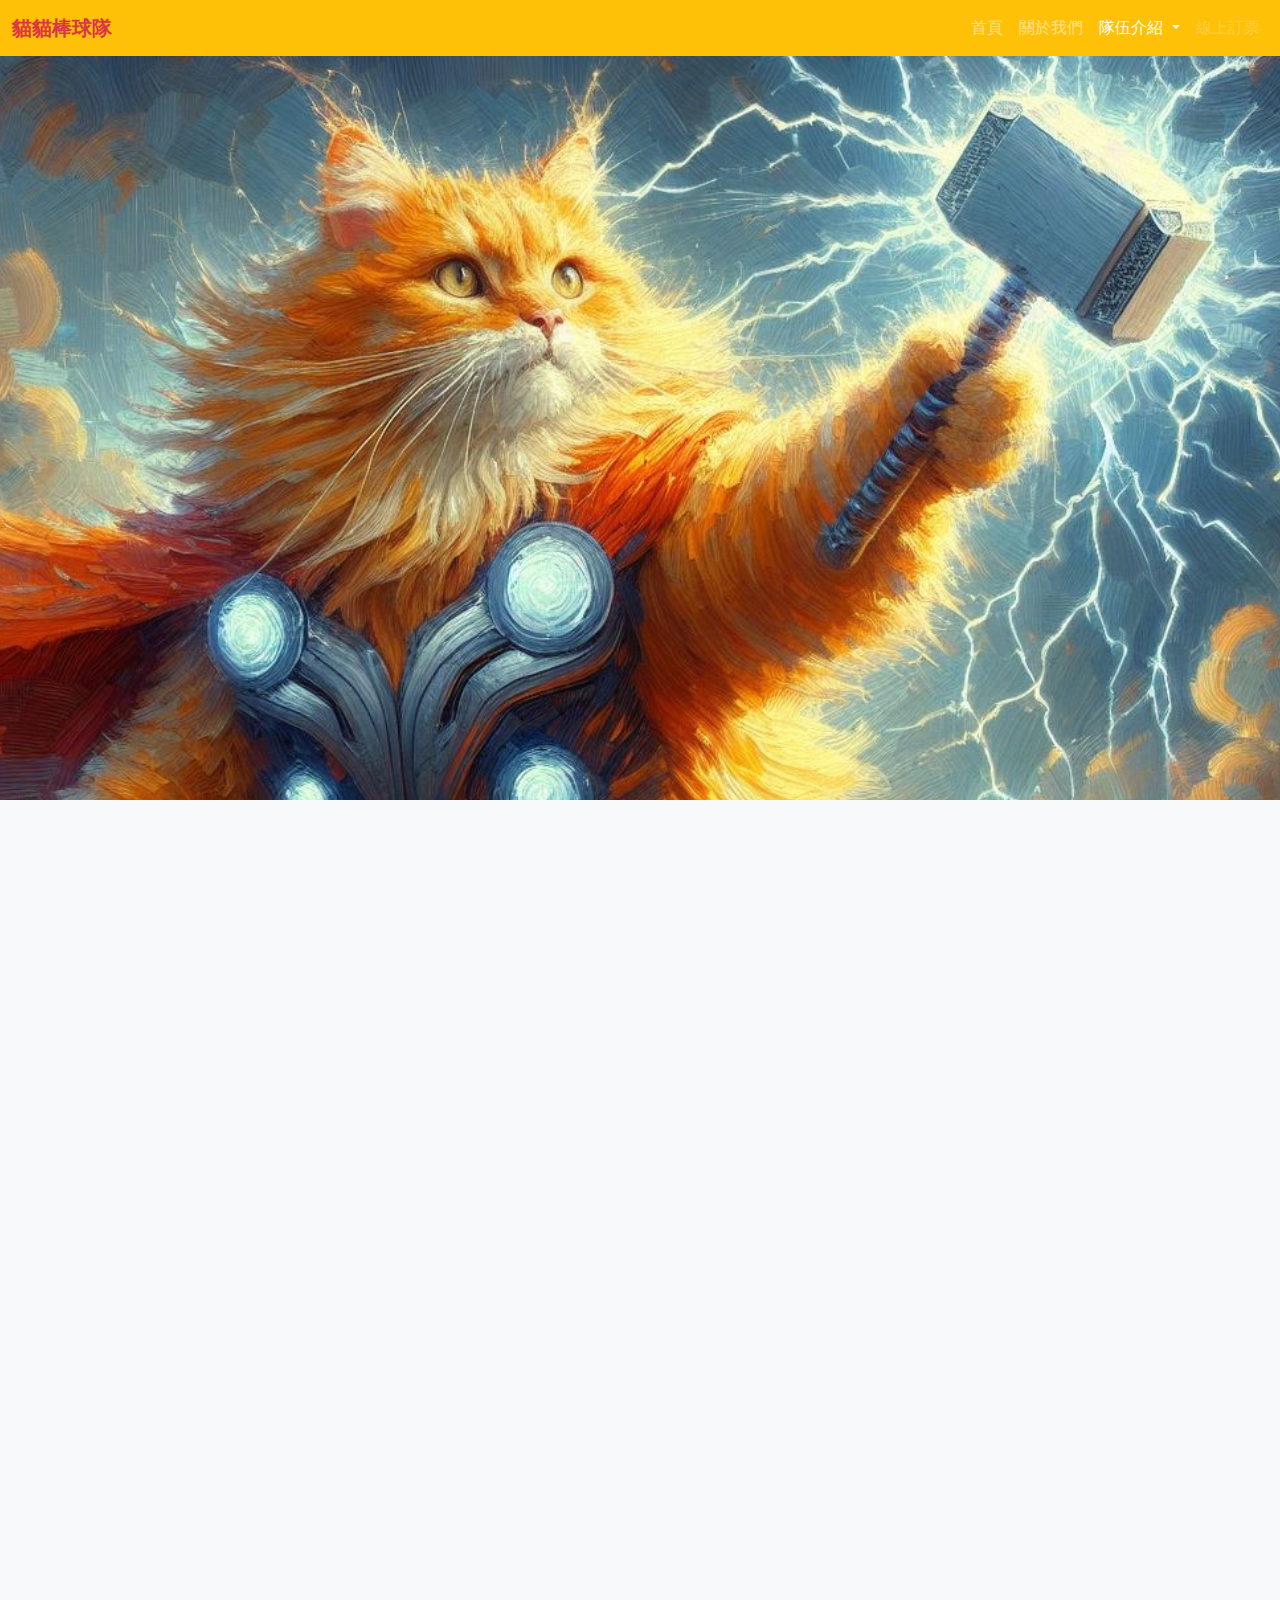
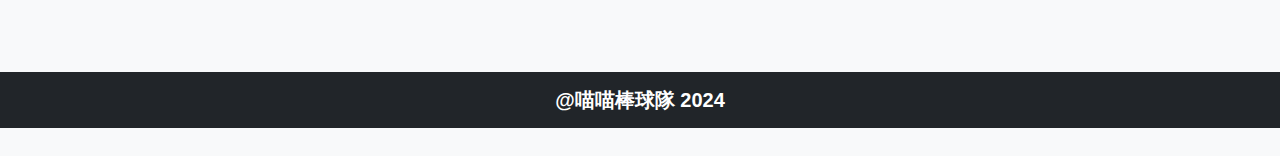
<file: details.html>
<!DOCTYPE html>
<html lang="zh-Hant">

<head>
    <meta charset="UTF-8">
    <meta name="viewport" content="width=device-width, initial-scale=1.0">
    <title>貓貓棒球隊 ─ 個人資訊</title>
    <link rel="stylesheet" href="https://cdn.jsdelivr.net/npm/bootstrap@5.3.0/dist/css/bootstrap.min.css">
    <link rel="stylesheet" href="CSS/MyAll.css">
    <link rel="stylesheet" href="https://unpkg.com/aos@2.3.1/dist/aos.css">
    <link rel="stylesheet" href="https://cdn.jsdelivr.net/npm/swiper@8/swiper-bundle.min.css">
    <link rel="stylesheet" href="https://cdn.jsdelivr.net/npm/@fancyapps/ui@4.0/dist/fancybox.css">
    <style>
        html {
            scroll-behavior: smooth;
        }

        body {
            font-family: 'Arial', '微軟正黑體', sans-serif;
        }

        .banner {
            height: 800px;
            background-image: url(images/索爾貓\ -\ 橫.jpg);
            background-attachment: fixed;
            background-position: center center;
            background-size: cover;
        }

        .navbar-scrolled {
            background-color: rgba(255, 193, 7, 0.9) !important;
            transition: background-color 0.3s ease;
        }

        .detail_img {
            border-radius: 30px;
            border: 10px inset paleturquoise;
            transition: transform 0.3s ease;
        }

        .detail_img:hover {
            transform: scale(1.1);
        }

        .btn-success {
            transition: all 0.3s ease;
        }

        .btn-success:hover {
            transform: translateY(-3px);
            box-shadow: 0 4px 8px rgba(0, 0, 0, 0.2);
        }

        #loading {
            position: fixed;
            top: 0;
            left: 0;
            right: 0;
            bottom: 0;
            background-color: rgba(255, 255, 255, 0.8);
            display: flex;
            justify-content: center;
            align-items: center;
            z-index: 9999;
        }

        .spinner-border {
            width: 3rem;
            height: 3rem;
        }

        .image-slider .swiper-container {
            width: 100%;
            height: 150px;
        }

        .image-slider .swiper-slide {
            width: 120px;
            height: 120px;
        }

        .btn-success {
            display: block;
            width: 100%;
            margin-top: 20px;
        }

        .swiper-slide {
            width: 120px !important;
            /* 設置固定寬度 */
            margin-right: 10px !important;
            /* 設置右側間距 */
        }
    </style>
</head>

<body class="bg-light">
    <div id="loading">
        <div class="spinner-border text-primary" role="status">
            <span class="visually-hidden">載入中...</span>
        </div>
    </div>

    <nav class="navbar navbar-expand-lg bg-warning navbar-dark fixed-top">
        <div class="container-fluid">
            <a class="navbar-brand fw900 text-danger" href="#">貓貓棒球隊</a>
            <button class="navbar-toggler" type="button" data-bs-toggle="collapse"
                data-bs-target="#navbarSupportedContent" aria-controls="navbarSupportedContent" aria-expanded="false"
                aria-label="Toggle navigation">
                <span class="navbar-toggler-icon"></span>
            </button>
            <div class="collapse navbar-collapse" id="navbarSupportedContent">
                <ul class="navbar-nav ms-auto mb-2 mb-lg-0">
                    <li class="nav-item">
                        <a class="nav-link" aria-current="page" href="index.html">首頁</a>
                    </li>
                    <li class="nav-item">
                        <a class="nav-link" href="about.html">關於我們</a>
                    </li>
                    <li class="nav-item dropdown">
                        <a class="nav-link active dropdown-toggle" href="#" role="button" data-bs-toggle="dropdown"
                            aria-expanded="false">
                            隊伍介紹
                        </a>
                        <ul class="dropdown-menu">
                            <li><a class="dropdown-item" href="product.html" style="color: green;">喵喵們</a></li>
                            <li>
                                <hr class="dropdown-divider">
                            </li>
                            <li><a class="dropdown-item" href="product_live.html" style="color: blue;">趣味生活照</a></li>
                        </ul>
                    </li>
                    <li class="nav-item">
                        <a class="nav-link disabled">線上訂票</a>
                    </li>
                </ul>
            </div>
        </div>
    </nav>

    <div class="banner bg-cover"></div>

    <div class="container mt-5">
        <div class="h3 text-danger fw900 mt-3" data-aos="fade-right">| 個人資訊<small class="text-muted h5 fw900">
                details</small></div>
        <div class="row">
            <div class="col-md-8" data-aos="fade-up">
                <div class="row">
                    <div class="col-12">
                        <a href="images/棒球貓14.jpg" data-fancybox="gallery">
                            <div class="detail_img bg-cover shadow-lg"
                                style="background-image: url(images/棒球貓14.jpg); height: 600px;">
                            </div>
                        </a>
                    </div>
                    <div class="col-12 mt-3">
                        <div class="image-slider">
                            <div class="swiper-container">
                                <div class="swiper-wrapper">
                                    <div class="swiper-slide">
                                        <a href="images/棒球貓1.jpg" data-fancybox="gallery">
                                            <div style="width: 120px; height: 120px; background-image: url(images/棒球貓1.jpg);"
                                                class="bg-cover border border-5"></div>
                                        </a>
                                    </div>
                                    <div class="swiper-slide">
                                        <a href="images/棒球貓2.jpg" data-fancybox="gallery">
                                            <div style="width: 120px; height: 120px; background-image: url(images/棒球貓2.jpg);"
                                                class="bg-cover border border-5"></div>
                                        </a>
                                    </div>
                                    <div class="swiper-slide">
                                        <a href="images/棒球貓3.jpg" data-fancybox="gallery">
                                            <div style="width: 120px; height: 120px; background-image: url(images/棒球貓3.jpg);"
                                                class="bg-cover border border-5"></div>
                                        </a>
                                    </div>
                                    <div class="swiper-slide">
                                        <a href="images/棒球貓4.jpg" data-fancybox="gallery">
                                            <div style="width: 120px; height: 120px; background-image: url(images/棒球貓4.jpg);"
                                                class="bg-cover border border-5"></div>
                                        </a>
                                    </div>
                                    <div class="swiper-slide">
                                        <a href="images/棒球貓9.jpg" data-fancybox="gallery">
                                            <div style="width: 120px; height: 120px; background-image: url(images/棒球貓9.jpg);"
                                                class="bg-cover border border-5"></div>
                                        </a>
                                    </div>
                                    <div class="swiper-slide">
                                        <a href="images/棒球貓11.jpg" data-fancybox="gallery">
                                            <div style="width: 120px; height: 120px; background-image: url(images/棒球貓11.jpg);"
                                                class="bg-cover border border-5"></div>
                                        </a>
                                    </div>
                                    <div class="swiper-slide">
                                        <a href="images/棒球貓13.jpg" data-fancybox="gallery">
                                            <div style="width: 120px; height: 120px; background-image: url(images/棒球貓13.jpg);"
                                                class="bg-cover border border-5"></div>
                                        </a>
                                    </div>
                                    <div class="swiper-slide">
                                        <a href="images/棒球貓15.jpg" data-fancybox="gallery">
                                            <div style="width: 120px; height: 120px; background-image: url(images/棒球貓15.jpg);"
                                                class="bg-cover border border-5"></div>
                                        </a>
                                    </div>
                                    <div class="swiper-slide">
                                        <a href="images/棒球貓16.jpg" data-fancybox="gallery">
                                            <div style="width: 120px; height: 120px; background-image: url(images/棒球貓16.jpg);"
                                                class="bg-cover border border-5"></div>
                                        </a>
                                    </div>
                                    <div class="swiper-slide">
                                        <a href="images/棒球貓17.jpg" data-fancybox="gallery">
                                            <div style="width: 120px; height: 120px; background-image: url(images/棒球貓17.jpg);"
                                                class="bg-cover border border-5"></div>
                                        </a>
                                    </div>
                                    <div class="swiper-slide">
                                        <a href="images/棒球貓19.jpg" data-fancybox="gallery">
                                            <div style="width: 120px; height: 120px; background-image: url(images/棒球貓19.jpg);"
                                                class="bg-cover border border-5"></div>
                                        </a>
                                    </div>
                                    <div class="swiper-slide">
                                        <a href="images/棒球貓20.jpg" data-fancybox="gallery">
                                            <div style="width: 120px; height: 120px; background-image: url(images/棒球貓20.jpg);"
                                                class="bg-cover border border-5"></div>
                                        </a>
                                    </div>
                                    <div class="swiper-slide">
                                        <a href="images/棒球貓21.jpg" data-fancybox="gallery">
                                            <div style="width: 120px; height: 120px; background-image: url(images/棒球貓21.jpg);"
                                                class="bg-cover border border-5"></div>
                                        </a>
                                    </div>
                                    <div class="swiper-slide">
                                        <a href="images/棒球貓24.jpg" data-fancybox="gallery">
                                            <div style="width: 120px; height: 120px; background-image: url(images/棒球貓24.jpg);"
                                                class="bg-cover border border-5"></div>
                                        </a>
                                    </div>
                                    <div class="swiper-slide">
                                        <a href="images/棒球貓25.jpg" data-fancybox="gallery">
                                            <div style="width: 120px; height: 120px; background-image: url(images/棒球貓25.jpg);"
                                                class="bg-cover border border-5"></div>
                                        </a>
                                    </div>
                                    <div class="swiper-slide">
                                        <a href="images/棒球貓26.jpg" data-fancybox="gallery">
                                            <div style="width: 120px; height: 120px; background-image: url(images/棒球貓26.jpg);"
                                                class="bg-cover border border-5"></div>
                                        </a>
                                    </div>
                                    <div class="swiper-slide">
                                        <a href="images/棒球貓27.jpg" data-fancybox="gallery">
                                            <div style="width: 120px; height: 120px; background-image: url(images/棒球貓27.jpg);"
                                                class="bg-cover border border-5"></div>
                                        </a>
                                    </div>
                                    <!-- 重複其他圖片 -->
                                </div>
                                <div class="swiper-pagination"></div>
                                <div class="swiper-button-next"></div>
                                <div class="swiper-button-prev"></div>
                            </div>
                        </div>
                    </div>
                </div>
            </div>
            <div class="col-md-4" data-aos="fade-left">
                <div class="h3" id="playerName">挪威森林貓</div>
                <p>「野獸布魯斯」的挪威森林貓，它的毛色如同深林中的獅子一般，散發著野性和力量的氣息。布魯斯從小就展現出了非凡的球技和出色的運動天賦，就像是森林中的一個天生的球王。</p>
                <p>布魯斯是一個真正的守護者，任何球都無法逃脫他的掌控。他的捕捉技術讓人嘆為觀止，就像是在森林中追逐獵物一樣能在空中驚人接殺。他的力量驚人，打擊眼更是一流，能夠準確地判斷球的軌道將球砸得遠遠的。</p>
                <p>天賦：<span class="badge text-bg-danger">野性感知</span>
                    <span class="badge text-bg-warning">力量</span>
                    <span class="badge text-bg-info">專注</span>
                </p>
                <div class="mb-3">
                    <label for="" class="form-label">簽名球(250元/顆)訂購數量</label>
                    <input type="number" class="form-control">
                </div>
                <button class="btn btn-success">訂購</button>
            </div>
        </div>
    </div>

    <div class="footer mt-3">
        <div class="h5 text-center text-bg-dark py-3 fw900">@喵喵棒球隊 2024</div>
    </div>

    <script src="https://cdn.jsdelivr.net/npm/bootstrap@5.3.0/dist/js/bootstrap.bundle.min.js"></script>
    <script src="https://unpkg.com/aos@2.3.1/dist/aos.js"></script>
    <script src="https://cdn.jsdelivr.net/npm/swiper@8/swiper-bundle.min.js"></script>
    <script src="https://cdn.jsdelivr.net/npm/@fancyapps/ui@4.0/dist/fancybox.umd.js"></script>
    <script src="https://cdnjs.cloudflare.com/ajax/libs/gsap/3.9.1/gsap.min.js"></script>
    <script>
        AOS.init();

        window.addEventListener('load', function () {
            document.getElementById('loading').style.display = 'none';
        });

        window.addEventListener('scroll', function () {
            var navbar = document.querySelector('.navbar');
            if (window.scrollY > 50) {
                navbar.classList.add('navbar-scrolled');
            } else {
                navbar.classList.remove('navbar-scrolled');
            }
        });

        new Swiper('.swiper-container', {
            slidesPerView: 3,
            spaceBetween: 10,
            pagination: {
                el: '.swiper-pagination',
                clickable: true,
                dynamicBullets: true,  // 動態顯示圓點
                dynamicMainBullets: 1  // 最多顯示的圓點數量
            },
            navigation: {
                nextEl: '.swiper-button-next',
                prevEl: '.swiper-button-prev',
            },
        });

        Fancybox.bind("[data-fancybox]", {
            // 您的自定義選項
        });

        // GSAP 動畫用於球員名字
        gsap.from("#playerName", { duration: 2, text: "", ease: "none" });

        new Swiper('.swiper-container', {
            pagination: {
                el: '.swiper-pagination',
                clickable: true,
            },
            navigation: {
                nextEl: '.swiper-button-next',
                prevEl: '.swiper-button-prev',
            },
        });
    </script>
</body>

</html>
</file>
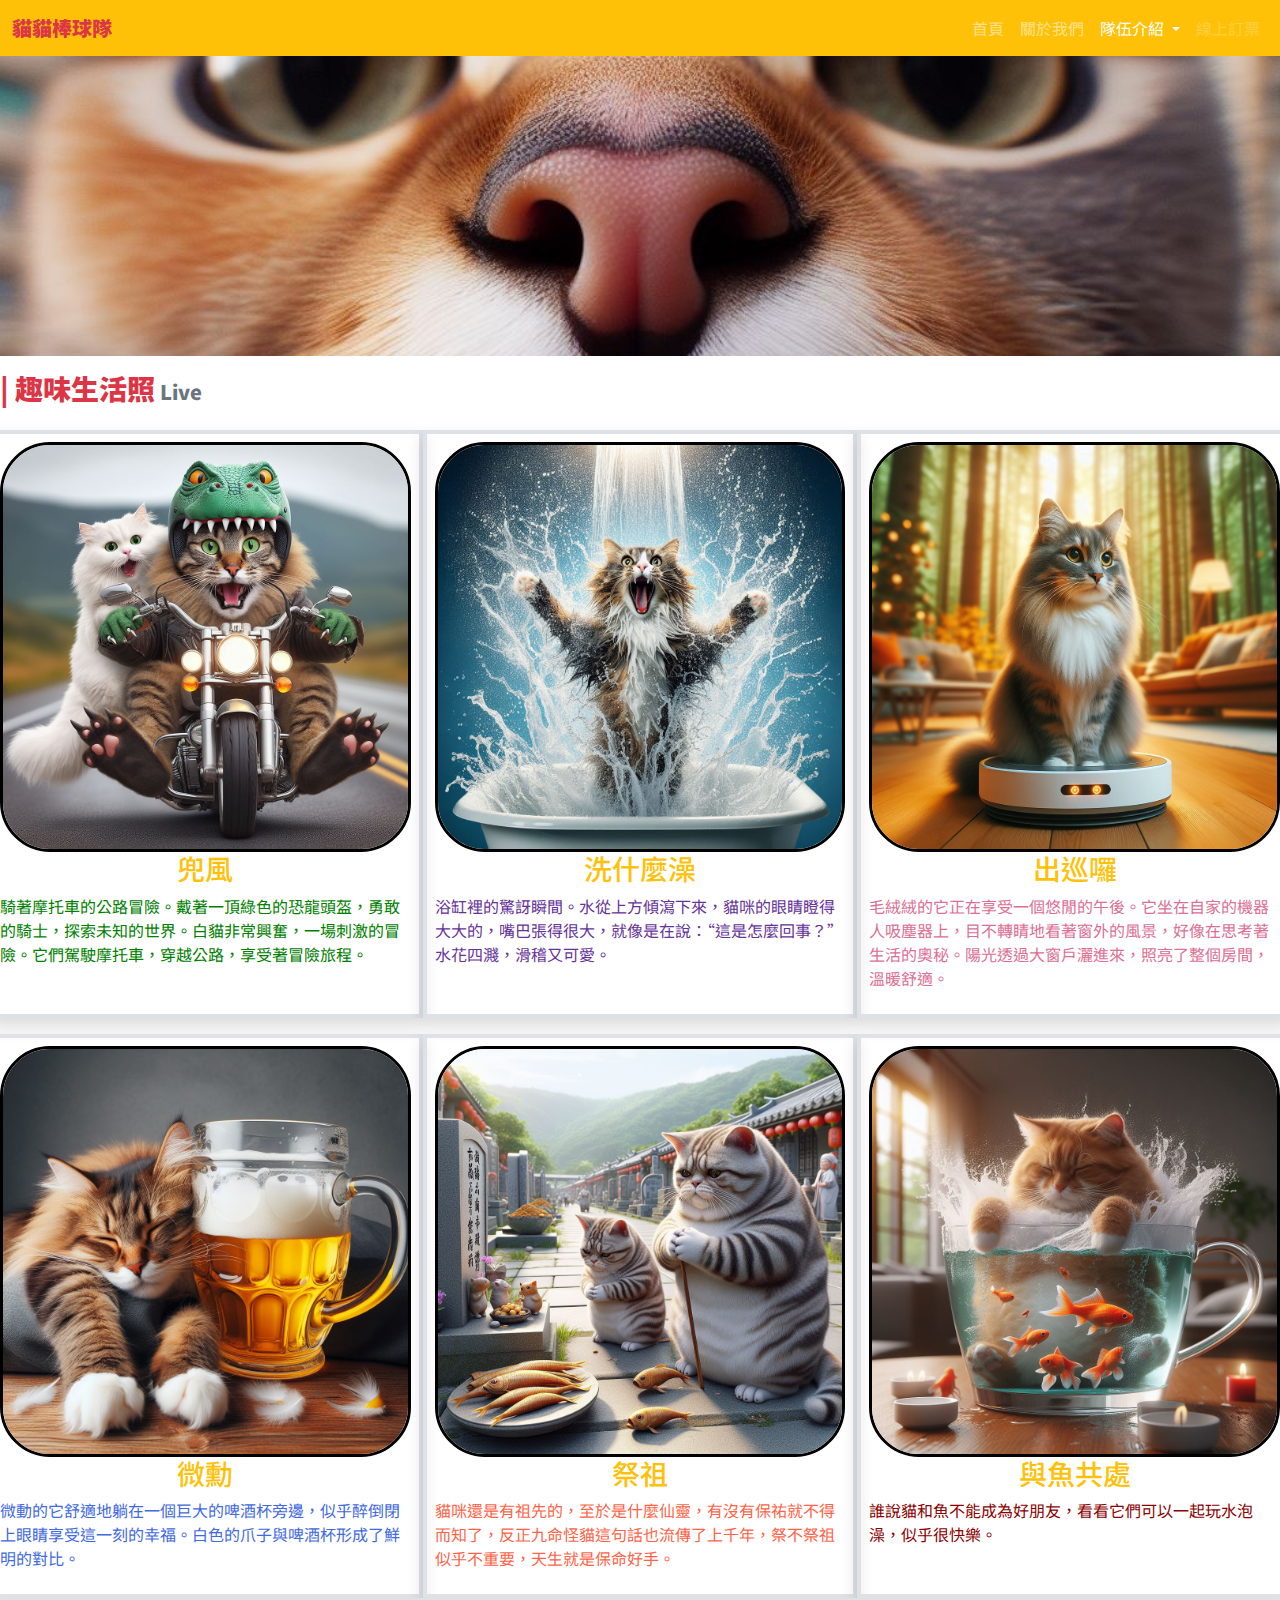
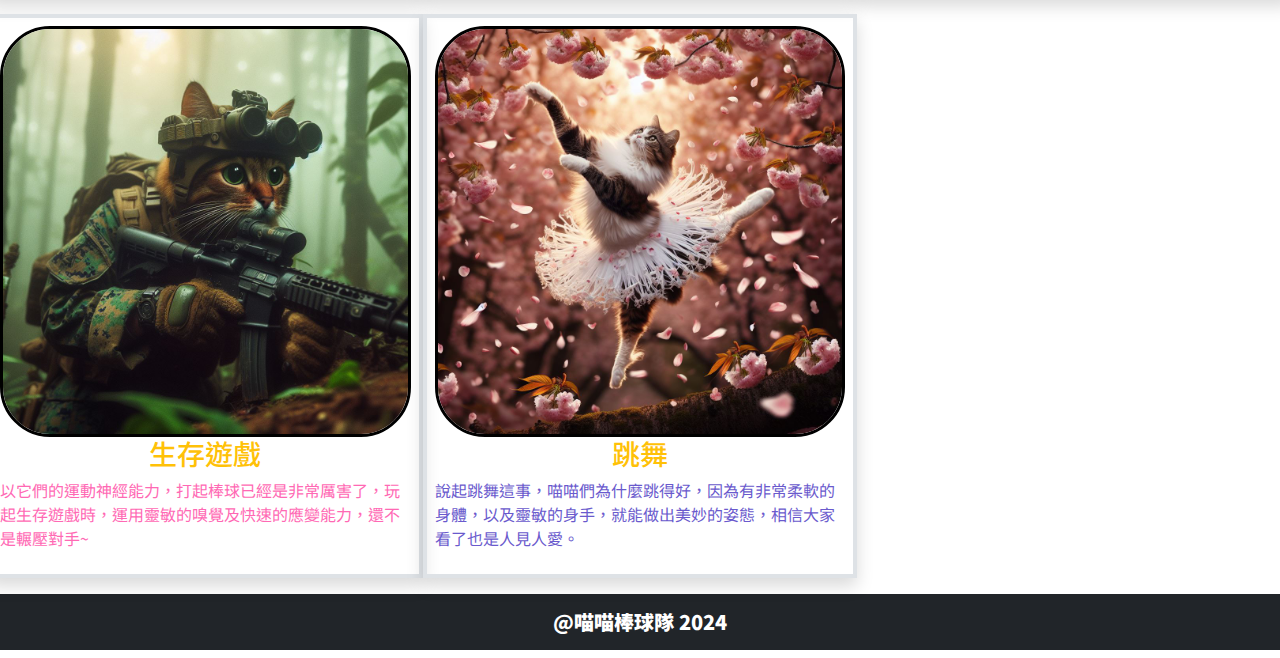
<file: product_live.html>
<!DOCTYPE html>
<html lang="zh">
<head>
    <meta charset="UTF-8">
    <meta name="viewport" content="width=device-width, initial-scale=1.0">
    <title>貓貓棒球隊 ─ 隊伍介紹</title>
    <link rel="stylesheet" href="CSS/bootstrap.min.css">
    <link rel="stylesheet" href="CSS/MyAll.css">
    <style>
        .banner {
            height: 300px;
            background-image: url(images/鏡頭1.jpg);
        }

        .bg-cover {
            background-position: center center;
            background-size: cover;
        }
        .img-fluid{
            border-radius: 50px;
            border: 3px solid black;
        }
    </style>
</head>
<body>
    <nav class="navbar navbar-expand-lg bg-warning navbar-dark">
        <div class="container-fluid">
            <a class="navbar-brand fw900 text-danger" href="#">貓貓棒球隊</a>
            <button class="navbar-toggler" type="button" data-bs-toggle="collapse"
                data-bs-target="#navbarSupportedContent" aria-controls="navbarSupportedContent" aria-expanded="false"
                aria-label="Toggle navigation">
                <span class="navbar-toggler-icon"></span>
            </button>
            <div class="collapse navbar-collapse" id="navbarSupportedContent">
                <ul class="navbar-nav ms-auto mb-2 mb-lg-0">
                    <li class="nav-item">
                        <a class="nav-link" aria-current="page" href="index.html">首頁</a>
                    </li>
                    <li class="nav-item">
                        <a class="nav-link" href="about.html">關於我們</a>
                    </li>
                    <li class="nav-item dropdown">
                        <a class="nav-link active dropdown-toggle" href="#" role="button" data-bs-toggle="dropdown"
                            aria-expanded="false">
                            隊伍介紹
                        </a>
                        <ul class="dropdown-menu">
                            <li><a class="dropdown-item" href="product.html"
                                    style="color: green;">喵喵們</a></li>
                            <li>
                                <hr class="dropdown-divider">
                            </li>
                            <li><a class="dropdown-item" href="product_live.html" style="color: blue;">趣味生活照</a></li>
                        </ul>
                    </li>
                    <li class="nav-item">
                        <a class="nav-link disabled">線上訂票</a>
                    </li>
                </ul>
            </div>
        </div>
    </nav>
    <div class="banner bg-cover"></div>
    <div class="h3 text-danger fw900 mt-3">| 趣味生活照<small class="text-muted h5 fw900"> Live</small></div>
    <div class="row">
        <div class="col-md-4 mt-3 d-flex flex-column border border-4 p-2 shadow">
            <img src="images/兜風.jpg" alt="" class="img-fluid">
            <h3 class="text-center text-warning">兜風</h3>
            <p style="color: green;">
                騎著摩托車的公路冒險。戴著一頂綠色的恐龍頭盔，勇敢的騎士，探索未知的世界。白貓非常興奮，一場刺激的冒險。它們駕駛摩托車，穿越公路，享受著冒險旅程。
            </p>
        </div>
        <div class="col-md-4 mt-3 d-flex flex-column border border-4 p-2 shadow">
            <img src="images/洗澡2.jpg" alt="" class="img-fluid">
            <h3 class="text-center text-warning">洗什麼澡</h3>
            <p style="color: rebeccapurple;">
                浴缸裡的驚訝瞬間。水從上方傾瀉下來，貓咪的眼睛瞪得大大的，嘴巴張得很大，就像是在說：“這是怎麼回事？”水花四濺，滑稽又可愛。
            </p>
        </div>
        <div class="col-md-4 mt-3 d-flex flex-column border border-4 p-2 shadow">
            <img src="images/掃地機器人.jpg" alt="" class="img-fluid">
            <h3 class="text-center text-warning">出巡囉</h3>
            <p style="color: palevioletred;">
                毛絨絨的它正在享受一個悠閒的午後。它坐在自家的機器人吸塵器上，目不轉睛地看著窗外的風景，好像在思考著生活的奧秘。陽光透過大窗戶灑進來，照亮了整個房間，溫暖舒適。
            </p>
        </div>
        <div class="col-md-4 mt-3 d-flex flex-column border border-4 p-2 shadow">
            <img src="images/喝醉.jpg" alt="" class="img-fluid">
            <h3 class="text-center text-warning">微勳</h3>
            <p style="color: royalblue;">
                微動的它舒適地躺在一個巨大的啤酒杯旁邊，似乎醉倒閉上眼睛享受這一刻的幸福。白色的爪子與啤酒杯形成了鮮明的對比。
            </p>
        </div>
        <div class="col-md-4 mt-3 d-flex flex-column border border-4 p-2 shadow">
            <img src="images/無3.jpg" alt="" class="img-fluid">
            <h3 class="text-center text-warning">祭祖</h3>
            <p style="color: tomato;">
                貓咪還是有祖先的，至於是什麼仙靈，有沒有保祐就不得而知了，反正九命怪貓這句話也流傳了上千年，祭不祭祖似乎不重要，天生就是保命好手。
            </p>
        </div>
        <div class="col-md-4 mt-3 d-flex flex-column border border-4 p-2 shadow">
            <img src="images/泡澡貓1.jpg" alt="" class="img-fluid">
            <h3 class="text-center text-warning">與魚共處</h3>
            <p style="color: darkred;">
                誰說貓和魚不能成為好朋友，看看它們可以一起玩水泡澡，似乎很快樂。
            </p>
        </div>
        <div class="col-md-4 mt-3 d-flex flex-column border border-4 p-2 shadow">
            <img src="images/生存.jpg" alt="" class="img-fluid">
            <h3 class="text-center text-warning">生存遊戲</h3>
            <p style="color: hotpink;">
                以它們的運動神經能力，打起棒球已經是非常厲害了，玩起生存遊戲時，運用靈敏的嗅覺及快速的應變能力，還不是輾壓對手~
            </p>
        </div>
        <div class="col-md-4 mt-3 d-flex flex-column border border-4 p-2 shadow">
            <img src="images/跳舞.jpg" alt="" class="img-fluid">
            <h3 class="text-center text-warning">跳舞</h3>
            <p style="color: slateblue;">
                說起跳舞這事，喵喵們為什麼跳得好，因為有非常柔軟的身體，以及靈敏的身手，就能做出美妙的姿態，相信大家看了也是人見人愛。
            </p>
        </div>
    </div>

    <div class="footer mt-3">
        <div class="h5 text-center text-bg-dark py-3 fw900">@喵喵棒球隊 2024</div>
    </div>

    <script src="js/bootstrap.bundle.min.js"></script>
</body>
</html>
</file>
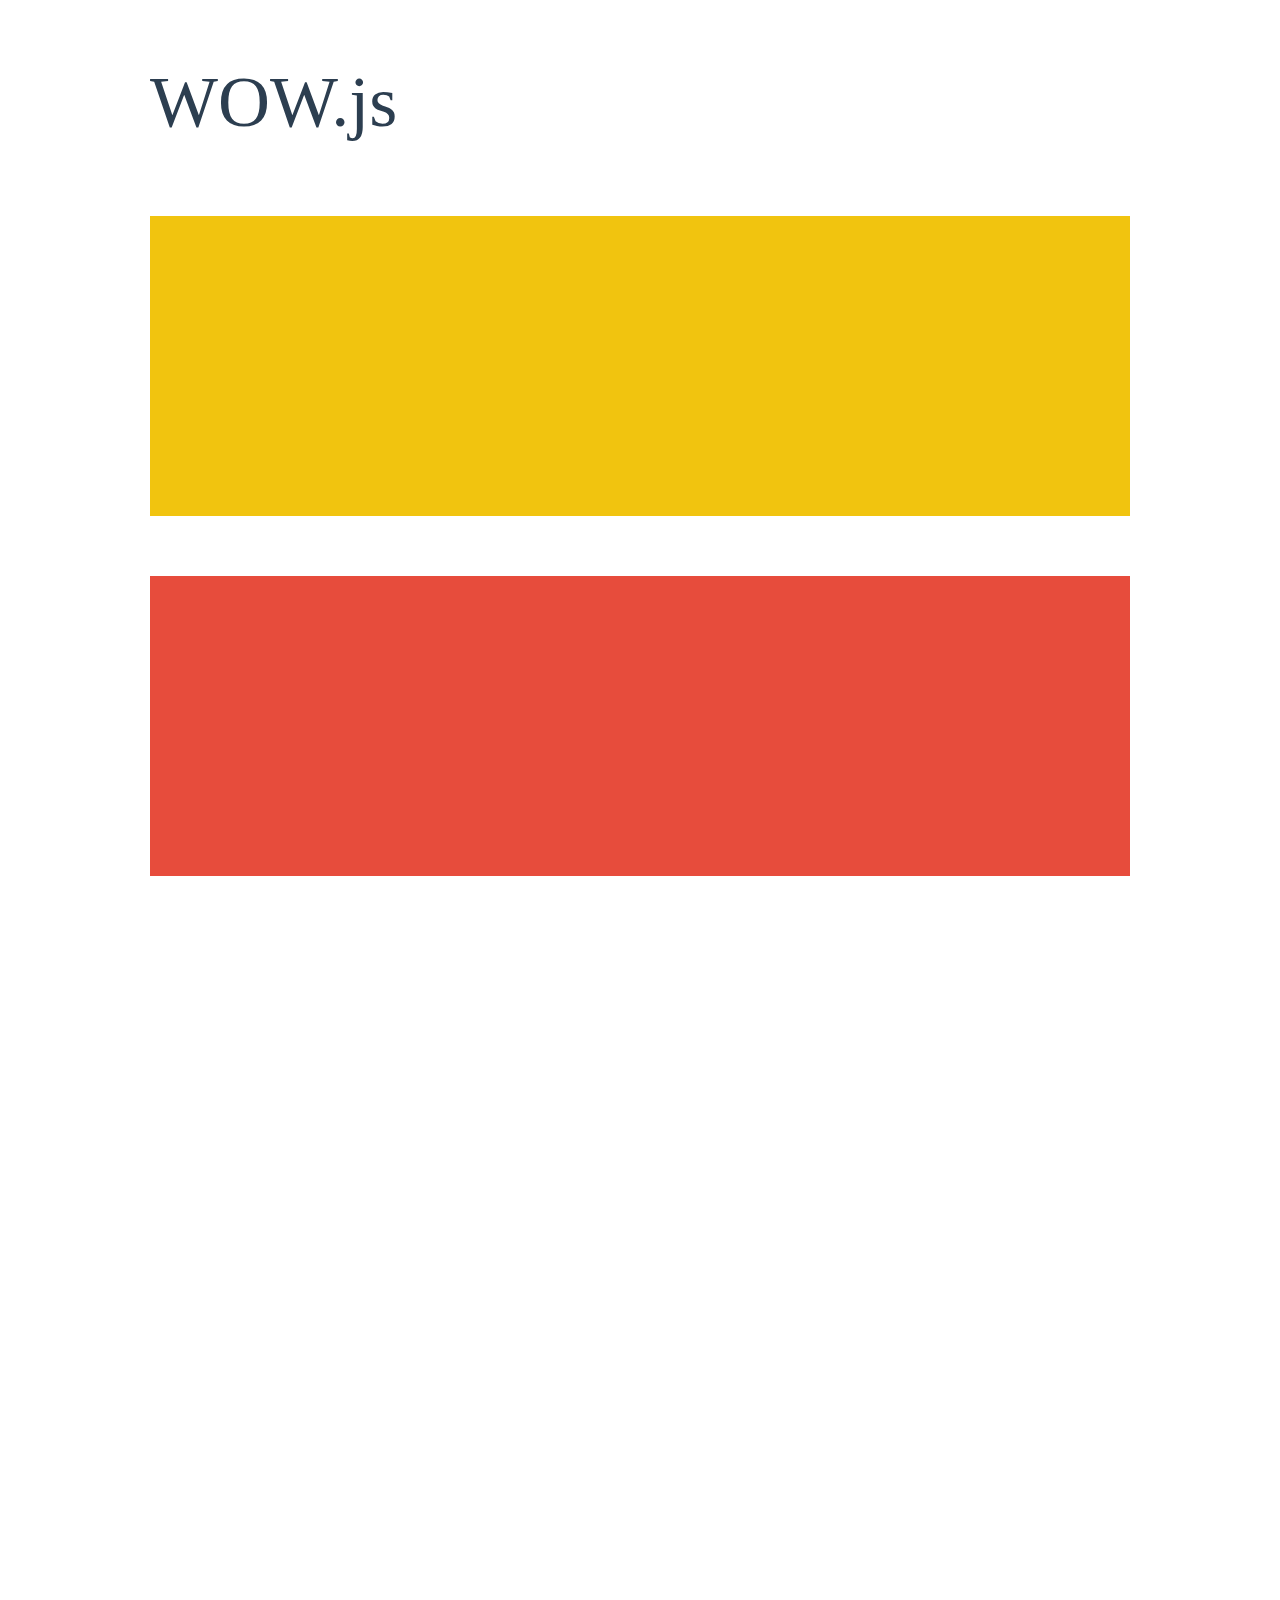
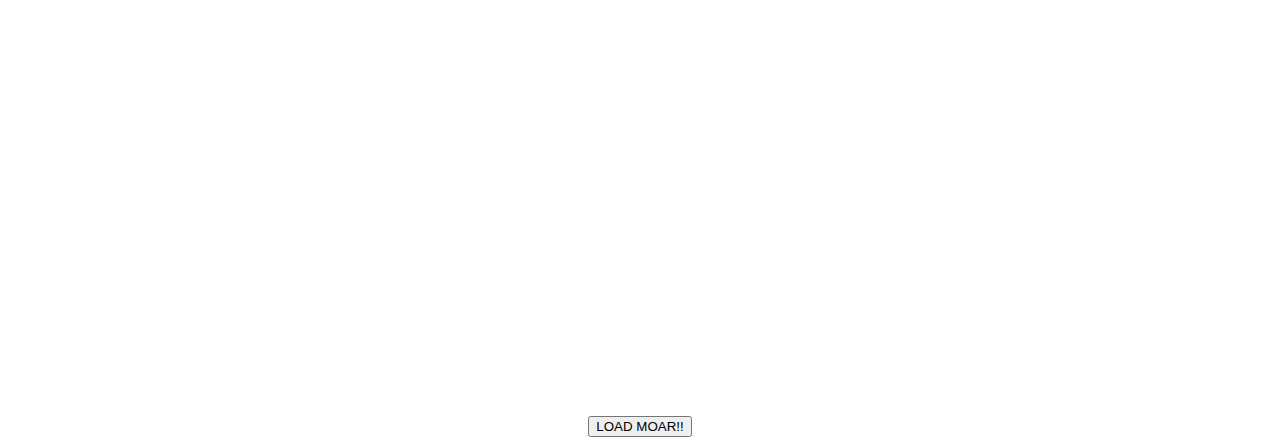
<file: js/WOW-master/demo.html>
<!doctype html>

<html lang="en">
<head>
  <meta charset="utf-8">
  <title>WOW</title>
  <link rel="stylesheet" href="css/libs/animate.css">
  <link rel="stylesheet" href="css/site.css">
  <style>
    .wow:first-child {
      visibility: hidden;
    }
  </style>
  <!--[if IE]>
    <script src="http://html5shiv.googlecode.com/svn/trunk/html5.js"></script>
  <![endif]-->
</head>

<body>
  <div id="container">
    <header>
      <h1>WOW.js</h1>
    </header>
    <div id="main">
      <section class="wow fadeInDown" style="background-color: #f1c40f;"></section>
      <section class="wow pulse" style="background-color: #e74c3c;" data-wow-iteration="infinite" data-wow-duration="1500ms"></section>
      <section class="section--purple wow slideInRight" data-wow-delay="2s"></section>
      <section class="section--blue wow bounceInLeft" data-wow-offset="300"></section>
      <section class="section--green wow slideInLeft" data-wow-duration="4s"></section>
      <button id="moar">LOAD MOAR!!</button>
    </div>
  </div>
  <script src="dist/wow.js"></script>
  <script>
    wow = new WOW(
      {
        animateClass: 'animated',
        offset:       100,
        callback:     function(box) {
          console.log("WOW: animating <" + box.tagName.toLowerCase() + ">")
        }
      }
    );
    wow.init();
    document.getElementById('moar').onclick = function() {
      var section = document.createElement('section');
      section.className = 'section--purple wow fadeInDown';
      this.parentNode.insertBefore(section, this);
    };
  </script>
</body>
</html>
</file>
<file: CSS/MyAll.css>
@import url('https://fonts.googleapis.com/css2?family=Noto+Sans+TC:wght@100..900&display=swap');

body {
    font-family: "Noto Sans TC", "sans-serif";
}

.fw100 {
    font-weight: 100;
}

.fw200 {
    font-weight: 200;
}

.fw300 {
    font-weight: 300;
}

.fw400 {
    font-weight: 400;
}

.fw500 {
    font-weight: 500;
}

.fw600 {
    font-weight: 600;
}

.fw700 {
    font-weight: 700;
}

.fw800 {
    font-weight: 800;
}

.fw900 {
    font-weight: 900;
}

:root {
    --mycolor01: #a6c2ce;
    --mycolor02: #9c8f96;
    --mycolor03: #ebc57c;
    --mycolor04: #6b799e;

    --icestone01: #1e94a0;
    --icestone02: #004e6d;
    --icestone03: #fec0c1;
    --icestone04: #dc2543;

    --greekgetaway01: #eb8f90;
    --greekgetaway02: #ffb471;
    --greekgetaway03: #adbed2;
    --greekgetaway04: #12406a;

    --soothing01: #bed3d4;
    --soothing02: #e8caa4;
    --soothing03: #a1b872;
    --soothing04: #e5d67b;
}

@media screen and (max-width: 768px) {
    .table-rwd thead {
        display: none;
    }

    .table-rwd tbody tr {
        display: block;
        border: 2px solid var(--mycolor01);
        margin-top: 3px;
    }

    .table-rwd tbody tr td {
        display: block;
        overflow: hidden;
    }

    .table-rwd tbody tr td::before {
        content: attr(data-th)"：";
        color: var(--mycolor03);
        font-size: 18px;
        font-weight: 900;
        display: block;
        float: left;
        /* width: 15%; */
        width: 4em;
        text-align: right;
        padding-right: 0.3em;
    }

    .table-rwd tbody tr td span.table-col {
        display: block;
        float: left;
        /* width: 85%; */
        width: calc(100% - 4.5em);
    }
}

.bg-cover {
    background-position: center center;
    background-size: cover;
}
</file>
<file: js/WOW-master/css/site.css>
h1 {
  font-size:     72px;
  line-height:   1.5;
  color: #2c3e50;
  font-weight:   100;
}

#container {
  width:  980px;
  margin: 0 auto;
}

section {
  height: 300px;
  margin: 60px 0;
}

.section--purple {
  background-color: #9b59b6;
}

.section--blue {
  background-color: #3498db;
}

.section--green {
  background-color: #2ecc71;
}

#main {
  text-align: center;
}

#more {
  margin: 20px auto 48px;
}
</file>
